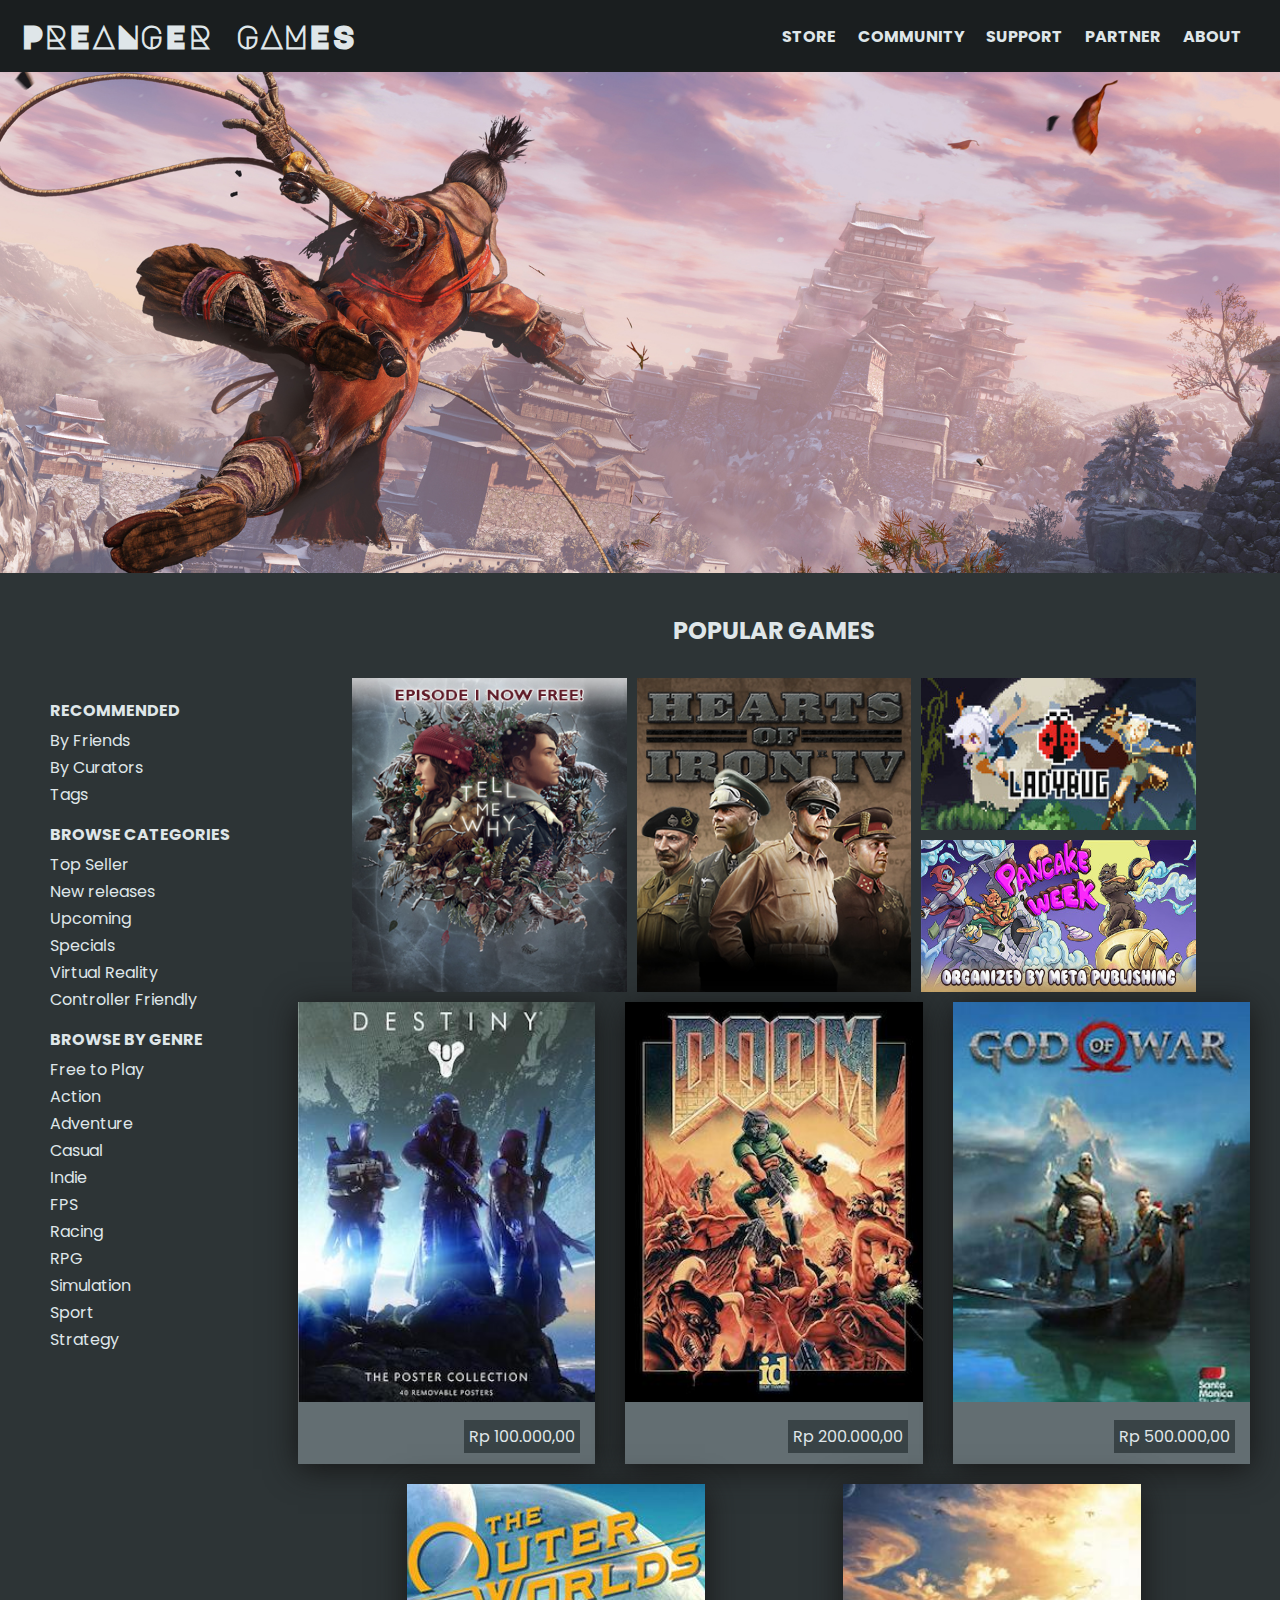
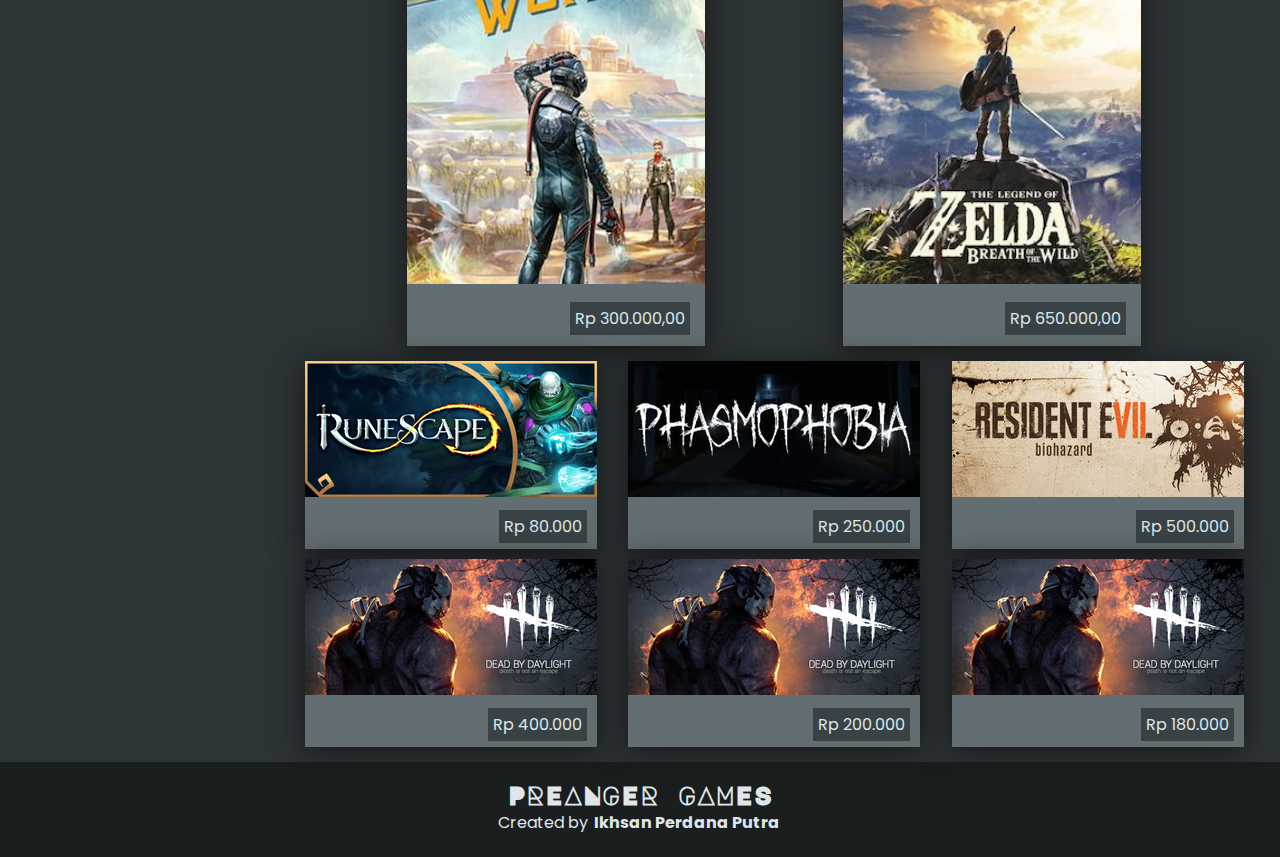
<file: Preanger Game/index.html>
<!DOCTYPE html>
<html lang="en">
  <head>
    <meta charset="UTF-8" />
    <meta http-equiv="X-UA-Compatible" content="IE=edge" />
    <meta name="viewport" content="width=device-width, initial-scale=1.0" />
    <title>Preanger Games</title>
    <link rel="stylesheet" href="style.css" />
    <link rel="preconnect" href="https://fonts.gstatic.com" />
    <link href="https://fonts.googleapis.com/css2?family=Montserrat:ital,wght@0,400;0,700;0,800;1,700&display=swap" rel="stylesheet" />
    <link rel="preconnect" href="https://fonts.gstatic.com" />
    <link href="https://fonts.googleapis.com/css2?family=Poppins:ital,wght@0,400;0,700;0,800;1,400&display=swap" rel="stylesheet" />
    <link rel="icon" href="image/Logo_White.png" />
  </head>
  <body>
    <!-- Navbar -->
    <nav>
      <div class="nav-container">
        <div class="logo">
          <h1>PREANGER GAMES</h1>
        </div>
        <ul>
          <li><a href="#store">store</a></li>
          <li><a href="#">community</a></li>
          <li><a href="#">support</a></li>
          <li><a href="https://store.steampowered.com/" target="_blank">partner</a></li>
          <li><a href="https://back1711.github.io/Portofolio/" target="_blank">about</a></li>
        </ul>
      </div>
    </nav>
    <!-- Akhir Navbar -->
    <!-- Header -->
    <div class="image-banner">
      <div class="container">
        <h1>HAVE FUN WITH</h1>
        <h1>PLAY THE GAME</h1>
        <p>Preanger Game is a marketplace where you can buy game</p>
        <p>We offer game for all port</p>
      </div>
    </div>
    <!-- Akhir Header -->
    <!-- Main -->
    <div class="main flex-container" id="store">
      <!-- Sidebar -->
      <div class="sidebar">
        <div class="sidebar-container">
          <h4>RECOMMENDED</h4>
          <ul>
            <li><a href="#">By Friends</a></li>
            <li><a href="#">By Curators</a></li>
            <li><a href="#">Tags</a></li>
          </ul>
          <h4>BROWSE CATEGORIES</h4>
          <ul>
            <li><a href="#">Top Seller</a></li>
            <li><a href="#">New releases</a></li>
            <li><a href="#">Upcoming</a></li>
            <li><a href="#">Specials</a></li>
            <li><a href="#">Virtual Reality</a></li>
            <li><a href="#">Controller Friendly</a></li>
          </ul>
          <h4>BROWSE BY GENRE</h4>
          <ul>
            <li><a href="#">Free to Play</a></li>
            <li><a href="#">Action</a></li>
            <li><a href="#">Adventure</a></li>
            <li><a href="#">Casual</a></li>
            <li><a href="#">Indie</a></li>
            <li><a href="#">FPS</a></li>
            <li><a href="#">Racing</a></li>
            <li><a href="#">RPG</a></li>
            <li><a href="#">Simulation</a></li>
            <li><a href="#">Sport</a></li>
            <li><a href="#">Strategy</a></li>
          </ul>
        </div>
      </div>
      <!-- Akhir Sidebar -->
      <!-- Content -->
      <div class="content">
        <h2>POPULAR GAMES</h2>
        <div class="gallery-container">
          <img src="image/gallery 1.jpg" alt="" class="satu" />
          <img src="image/gallery 2.jpg" alt="" class="dua" />
          <img src="image/gallery 3.jpg" alt="" class="tiga" />
          <img src="image/gallery 4.jpg" alt="" class="empat" />
        </div>
        <div class="card-container">
          <div class="card">
            <a href="#"><img src="image/Destiny.jpg" alt="" /></a>
            <div class="card-content">
              <span>Rp 100.000,00</span>
            </div>
          </div>
          <div class="card">
            <a href="#"><img src="image/Doom.jpg" alt="" /></a>
            <div class="card-content">
              <span>Rp 200.000,00</span>
            </div>
          </div>
          <div class="card">
            <a href="#"><img src="image/God of War.jpg" alt="" /></a>
            <div class="card-content">
              <span>Rp 500.000,00</span>
            </div>
          </div>
          <div class="card">
            <a href="#"><img src="image/The Outer.jpg" alt="" /></a>
            <div class="card-content">
              <span>Rp 300.000,00</span>
            </div>
          </div>
          <div class="card">
            <a href="#"><img src="image/Zelda.jpg" alt="" /></a>

            <div class="card-content">
              <span>Rp 650.000,00</span>
            </div>
          </div>
        </div>
        <div class="thumbnail-container">
          <div class="thumbnail">
            <img src="image/thumbnail.jpg" alt="" />
            <div class="thumbnail-content">
              <span>Rp 80.000</span>
            </div>
          </div>
          <div class="thumbnail">
            <img src="image/thumbnail 2.jpg" alt="" />
            <div class="thumbnail-content">
              <span>Rp 250.000</span>
            </div>
          </div>
          <div class="thumbnail">
            <img src="image/thumbnail 3.jpg" alt="" />
            <div class="thumbnail-content">
              <span>Rp 500.000</span>
            </div>
          </div>
          <div class="thumbnail">
            <img src="image/thumbnail 4.jpg" alt="" />
            <div class="thumbnail-content">
              <span>Rp 400.000</span>
            </div>
          </div>
          <div class="thumbnail">
            <img src="image/thumbnail 4.jpg" alt="" />
            <div class="thumbnail-content">
              <span>Rp 200.000</span>
            </div>
          </div>
          <div class="thumbnail">
            <img src="image/thumbnail 4.jpg" alt="" />
            <div class="thumbnail-content">
              <span>Rp 180.000</span>
            </div>
          </div>
        </div>
      </div>
      <!-- Akhir Content -->
    </div>

    <!-- Akhir Main -->
    <!-- Footer -->
    <footer>
      <div class="footer-logo">
        <h4>PREANGER GAMES</h4>
      </div>
      <p>Created by <a href="https://back1711.github.io/Portofolio/" target="_blank">Ikhsan Perdana Putra</a></p>
    </footer>
    <!-- Akhir Footer -->
  </body>
</html>
</file>
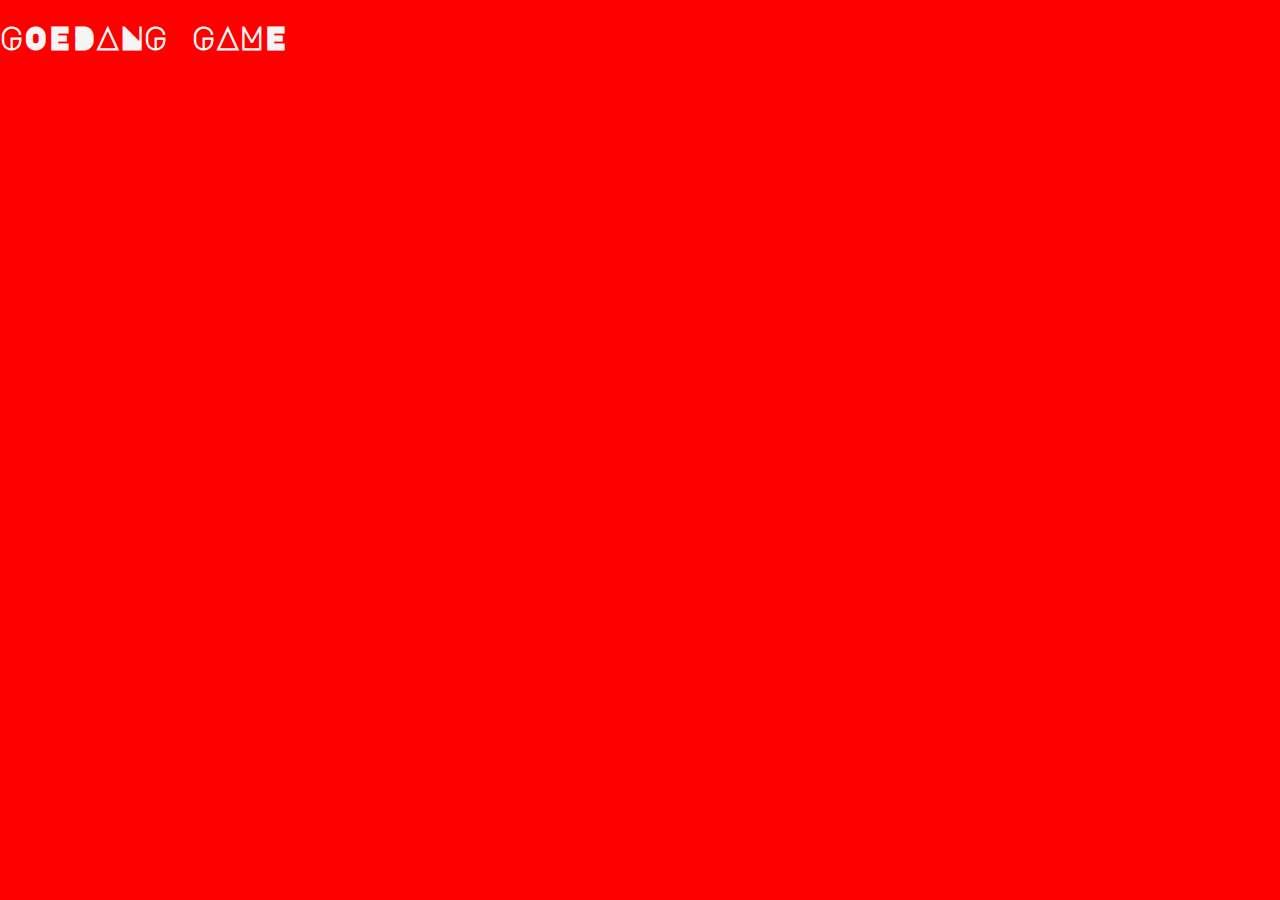
<file: Preanger Game/V2/logo.html>
<!DOCTYPE html>
<html lang="en">
<head>
    <meta charset="UTF-8">
    <meta name="viewport" content="width=device-width, initial-scale=1.0">
    <title>Document</title>
    <link rel="stylesheet" href="style.css">
    <style>
        body {
            background-color: red;
        }
        h1 {
            font-family: "Major Mono Display";
            color: whitesmoke;
            
        }
    </style>
</head>
<body>
    <h1>  GOEDANG GAME  </h1>
</body>
</html>
</file>
<file: Preanger Game/style.css>
* {
  margin: 0px;
  padding: 0px;
}
html,
body {
  scroll-behavior: smooth;
}
@font-face {
  font-family: logofont;
  src: url(Font/MajorMonoDisplay-Regular.ttf);
}

body {
  font-family: "Poppins", sans-serif;
  color: #dfe6e9;
}

a {
  color: inherit;
  text-decoration: none;
}

.nav-container {
  max-width: 100%;
  margin: 0px auto;
  display: flex;
  justify-content: space-between;
  padding: 20px;
  align-items: center;
  /* padding-left: 50px; */
}

.container {
  width: 1200px;
  margin: 0px auto;
}

.flex-container {
  display: flex;
}

nav {
  text-transform: uppercase;
  background-color: #1a1e1f;
  /* position: fixed;
  z-index: 99; */
}
/* nav::after {
  content: "";
  clear: both;
  display: block;
} */
.cf::after {
  content: "";
  clear: both;
  display: block;
}
nav .logo {
  font-family: logofont;
  font-weight: bold;
}

nav ul {
  display: flex;
  justify-content: space-evenly;
  width: 40%;
}

nav li {
  list-style: none;
  font-weight: bold;
}

nav a {
  color: inherit;
  text-decoration: none;
  padding: 4px;
}
nav a:hover {
  color: #dfe6e9a8;
}

.image-banner {
  background-image: url(image/Sekiro.jpg);
  background-size: cover;

  padding: 100px 0px 100px 0px;
  text-align: center;
  background-position: 0 0px;
  /* background-attachment: fixed; */
}

.image-banner h1 {
  font-size: 50px;
  margin: 25px;
  opacity: 0;
}

.image-banner p {
  font-size: 18px;
  opacity: 0;
  padding-top: 10px;
}

.main {
  background-color: #2d3436;
}
.sidebar {
  flex: 1;
  position: relative;
}
.sidebar-container {
  position: absolute;
  top: 110px;
  left: 50px;
}
.sidebar-container h4 {
  margin-top: 15px;
  margin-bottom: 5px;
}
.sidebar-container li {
  margin-bottom: 2px;
  list-style: none;
}

.sidebar a:hover {
  color: #dfe6e9a8;
}

.content {
  flex: 4;
}
.content h2 {
  text-align: center;
  padding: 10px;
  margin: 20px 0;
}

.sidebar,
.content {
  padding: 10px;
}
.card-container {
  display: flex;
  flex-wrap: wrap;
  justify-content: space-evenly;
}
.card {
  margin: 10px;
  /* text-align: center; */
  background-color: #636e72;
  box-shadow: 0px 5px 30px rgb(22, 22, 22);
  width: 30%;
}
.card:hover {
  box-shadow: none;
}

.card img {
  width: 100%;
  height: 400px;
  object-fit: cover;
  box-sizing: border-box;
}
.card-content {
  padding: 15px;
  text-align: right;
}

.card-content span {
  background-color: #353f42ea;
  padding: 5px;
}

.thumbnail-container {
  display: flex;
  flex-wrap: wrap;
  justify-content: space-evenly;
}

.thumbnail {
  background-color: #636e72;
  margin: 5px;
  box-shadow: 0px 5px 30px rgb(22, 22, 22);
}
.thumbnail:hover {
  box-shadow: none;
}
.thumbnail-content {
  padding: 10px;
  text-align: right;
}
.thumbnail-content span {
  background-color: #353f42ea;
  padding: 5px;
}
.gallery-container {
  width: 85%;
  display: grid;
  grid-template-columns: 1fr 1fr 1fr;
  grid-template-rows: 1fr 1fr;
  grid-template-areas: "satu dua tiga" "satu dua empat";
  place-content: center;
  margin: 0 auto;
  gap: 10px;
}
.gallery-container img {
  width: 100%;
}
.gallery-container .satu {
  grid-area: satu;
}
.gallery-container .dua {
  grid-area: dua;
}
.gallery-container .tiga {
  grid-area: tiga;
}
.gallery-container .empat {
  grid-area: empat;
}

.tiga,
.empat {
  place-self: stretch;
}

.gallery-game {
  display: grid;
  grid-template-columns: repeat(5, 1fr);
  grid-template-rows: 1fr 1fr;
  grid-template-areas:
    "big-image big-image gambar gambar gambar"
    "big-image big-image gambar gambar gambar";
  width: 80%;
}

.big-image {
  grid-area: big-image;
  width: 100%;
}
.gambar {
  grid-area: gambar;
  width: 100%;
}

footer {
  background-color: #1a1e1f;
  padding: 20px;
  margin: auto;
  text-align: center;
  box-sizing: border-box;
}

footer .footer-logo {
  font-family: logofont;
  font-weight: bold;
  font-size: 25px;
}
footer a {
  font-weight: bold;
  display: inline-block;
  padding: 2px;
}

footer a:hover {
  background-color: #758286d7;
  color: #dfe6e9c9;
  padding: 2px;
}
</file>
<file: Preanger Game/V2/style.css>
@font-face {
    font-family:"Major Mono Display" ;
    src: url(../Font/MajorMonoDisplay-Regular.ttf);
}
body {
    margin: 0;
    font-family: "Segoe UI";
}
a {
    text-decoration: none;
}
header {
    height: 65px;
    width: 100%;
    background-color: rgba(34, 49, 52, 0.9);
    position: fixed;
    top: 0;
    z-index: 10;
}
.container {
    width: 1170px;
    padding: 0 15px;
     /*margin mempengaruhi elemen blok*/
    margin: 0 auto;
}
.header-left {
    float: left;
}
.logo {
    width: 310px; /*124px*/
    margin-top: 15px; /*20px*/
    font-family: "Major Mono Display";
    color: whitesmoke;
}
.header-right {
    float: right;
    background-color: rgba(255, 255, 255, 0.3);
    transition: all 0.5s;
}
.header-right:hover {
    background-color: rgba(255, 255, 255, 0.5);
}
.header-right a {
    line-height: 65px;
    padding: 0 25px;
    color: white;
    display: block;
}
.top-wrapper {
    padding: 180px 0 100px 0;
    background-image: url(../image/Sekiro.jpg);
    background-size: cover;
    color: white;
    text-align: center; /*text align mempengaruhi elemen inline dan inline block*/
}
.top-wrapper h1 {
    opacity: 0.7;
    font-size: 45px;
    letter-spacing: 5px;
    margin-bottom: 10px;
}
.top-wrapper p {
    opacity: 0.7;
    margin-bottom: 3px;
}
.btn-wrapper {
    margin: 20px 0;
}
.btn-wrapper p {
    margin: 10px 0;
}
.btn {
    padding: 12px 24px; /*dalam padding atau margin kalau cuman dua nilai berarti [nilai]atas-bawah [nilai]kanan-kiri*/
    color: white;
    display: inline-block; /* bisa diisi block inline-block inline */
    opacity: 0.8;
    border-radius: 4px;
}
.btn:hover {
    opacity: 1;
}
.signup {
    background-color: #239b76;
}
.facebook {
    background-color: #3b5998;
    margin-right: 10px;
}
.twitter {
    background-color: #55acee;
}
.fa {
    margin-right: 5px;
}
.product-wrapper {
    height: 500px;
    padding-bottom: 80px;
    background-color: #f7f7f7;
    text-align: center;
}
.heading {
    padding-top: 60px; /*kalau paddin-top nya nggak ada nanti bakal ada spasi satu blok putih gitu*/
    /*gara gara padding-top ini maneh ngecek ulang css dari awal padahal masalahnya cuman di baris ini*/
    /*kaya bisa gitu karena elemen h2 punya margin atau padding sendiri gitu jadi kalau nggak ditentuin seenak dianya*/
    padding-bottom: 30px;
    color: #5f5d60;
}
.heading h2 {
    font-weight: normal;
}
.product {
    width: 25%;
    float: left;
}
.product-icon {
    position: relative; 
}
  /* Add CSS for lesson-icon */
.product-icon p { 
    position: absolute;
    top:80px;
    width: 100%;
    color:white;
}
.txt-contents {
    width: 80%;
    display: inline-block;
    font-size: 15px;
    margin-top: 20px;
    color: #b3aeb5;

}
.message-wrapper {
    border-bottom: 1px solid #eee;
    padding-bottom: 80px;
    text-align: center;
}
.message {
    background-color: #5dca88;
    padding: 15px 40px;
    cursor: pointer;
    box-shadow: 0 7px #1a7940;
}
.message:active {
    box-shadow: none;
    position: relative;
    top: 7px;
}
.heading h3 {
    font-weight: normal;
}
footer {
    padding-top: 30px;
}
footer h1 {
    width: 125px;
    font-size: 25px;
    font-family: "Major Mono Display";
}
footer p {
    color: #b3aeb5;
    font-size: 12px;
}
</file>
